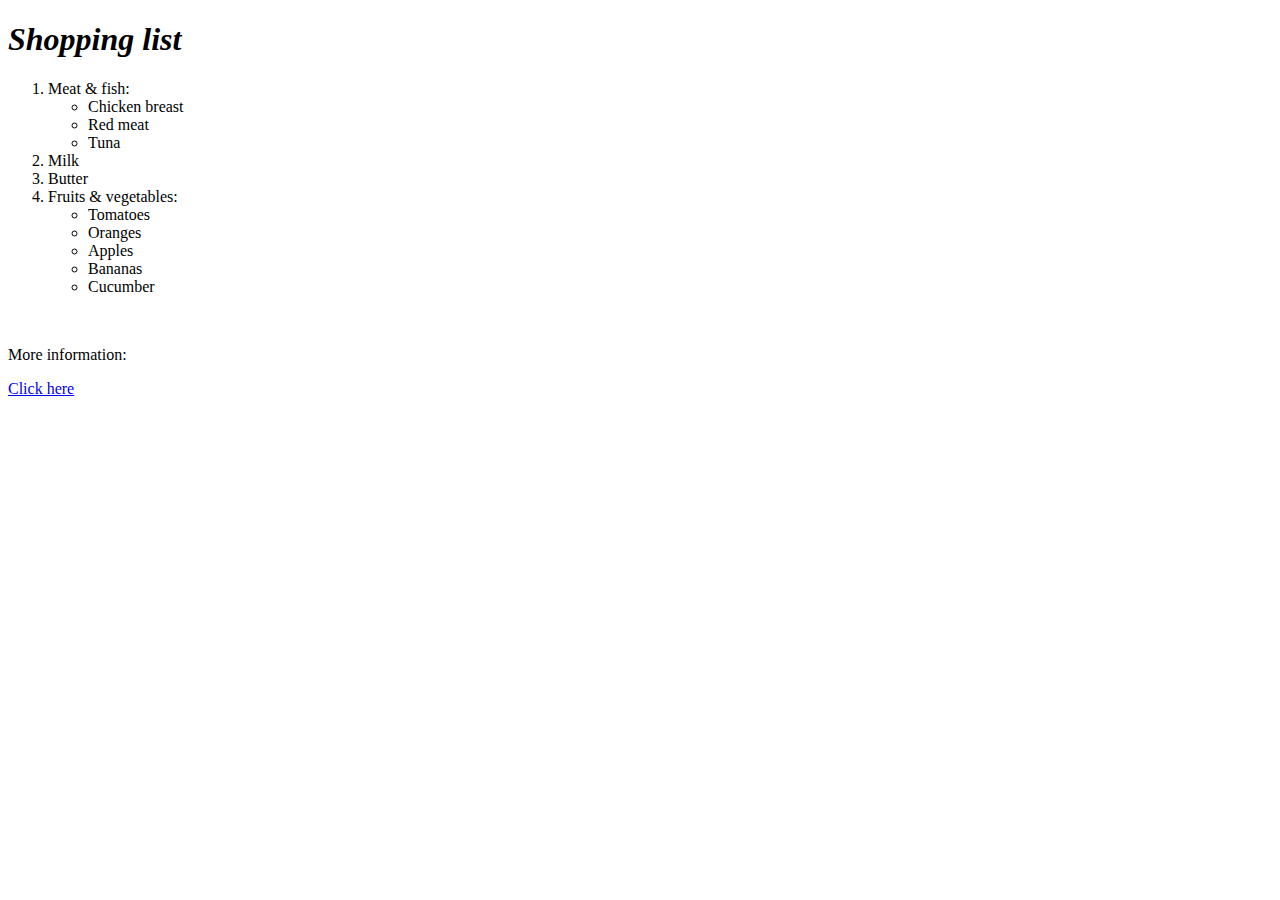
<file: hw01/index.html>
<!DOCTYPE html>
<html lang="en">
<head>
    <meta charset="UTF-8">
    <meta http-equiv="X-UA-Compatible" content="IE=edge">
    <meta name="viewport" content="width=device-width, initial-scale=1.0">
    <title>homework 01</title>
</head>
<body>
    <h1>
        <em>Shopping list</em>
    </h1>
    <ol>
        <li>Meat &amp fish:
            <ul>
                <li>Chicken breast</li>
                <li>Red meat</li>
                <li>Tuna</li>
            </ul>
        </li>
        <li>Milk</li>
        <li>Butter</li>
        <li>Fruits &amp vegetables:
            <ul>
                <li>Tomatoes</li>
                <li>Oranges</li>
                <li>Apples</li>
                <li>Bananas</li>
                <li>Cucumber</li>
            </ul>
        </li>
    </ol>
    <br>
    <p>More information:</p>
    <a href="./more.html">Click here</a>
</body>
</html>
</file>
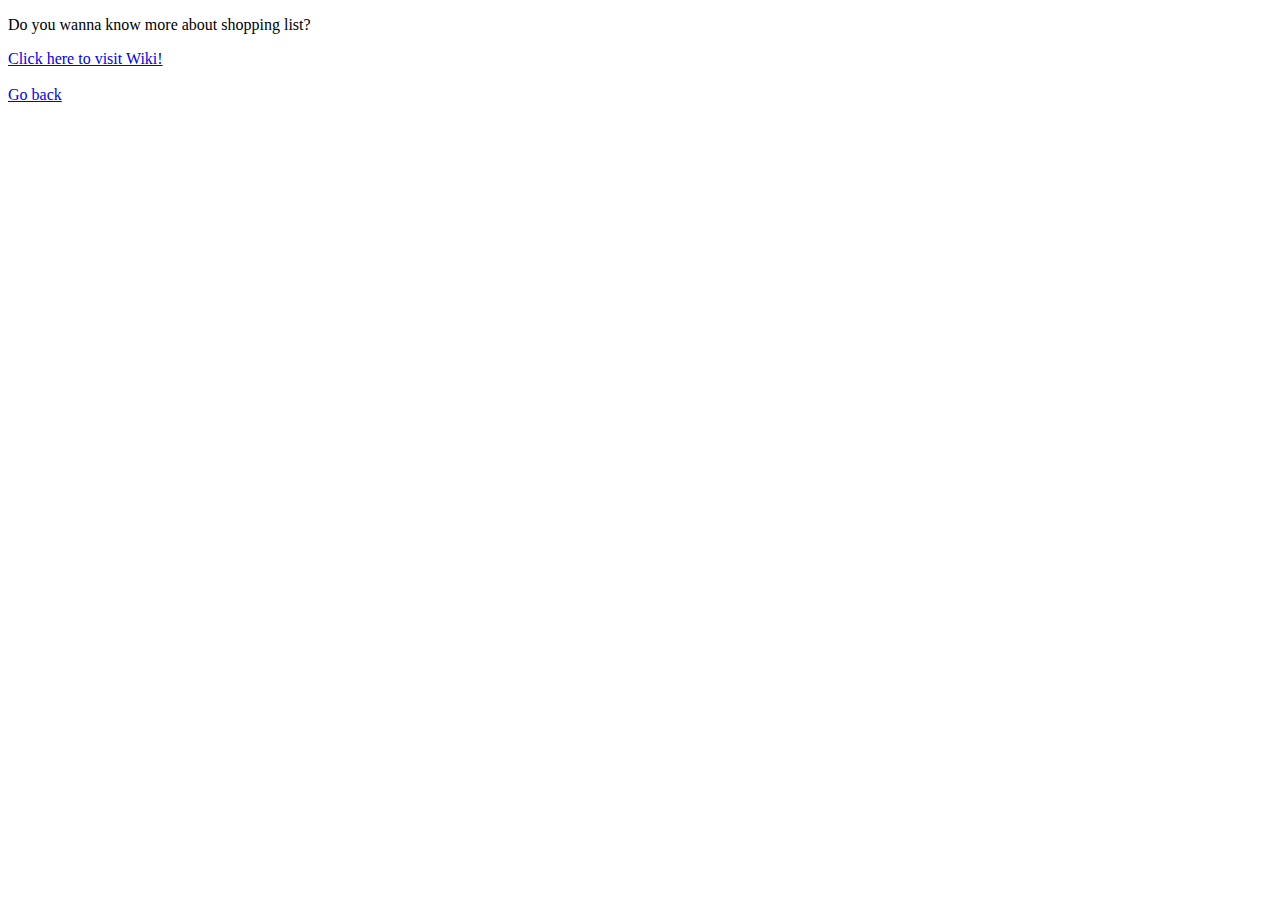
<file: hw01/more.html>
<!DOCTYPE html>
<html lang="en">
<head>
    <meta charset="UTF-8">
    <meta http-equiv="X-UA-Compatible" content="IE=edge">
    <meta name="viewport" content="width=device-width, initial-scale=1.0">
    <title>Document</title>
</head>
<body>
    <p>Do you wanna know more about shopping list?</p>
    <a href="https://en.wikipedia.org/wiki/Shopping_list" target="_blank" rel="noopener noreferrer">Click here to visit Wiki!</a>
    <br>
    <br>
    <a href="./firsthw01.html">Go back</a>
</body>
</html>
</file>
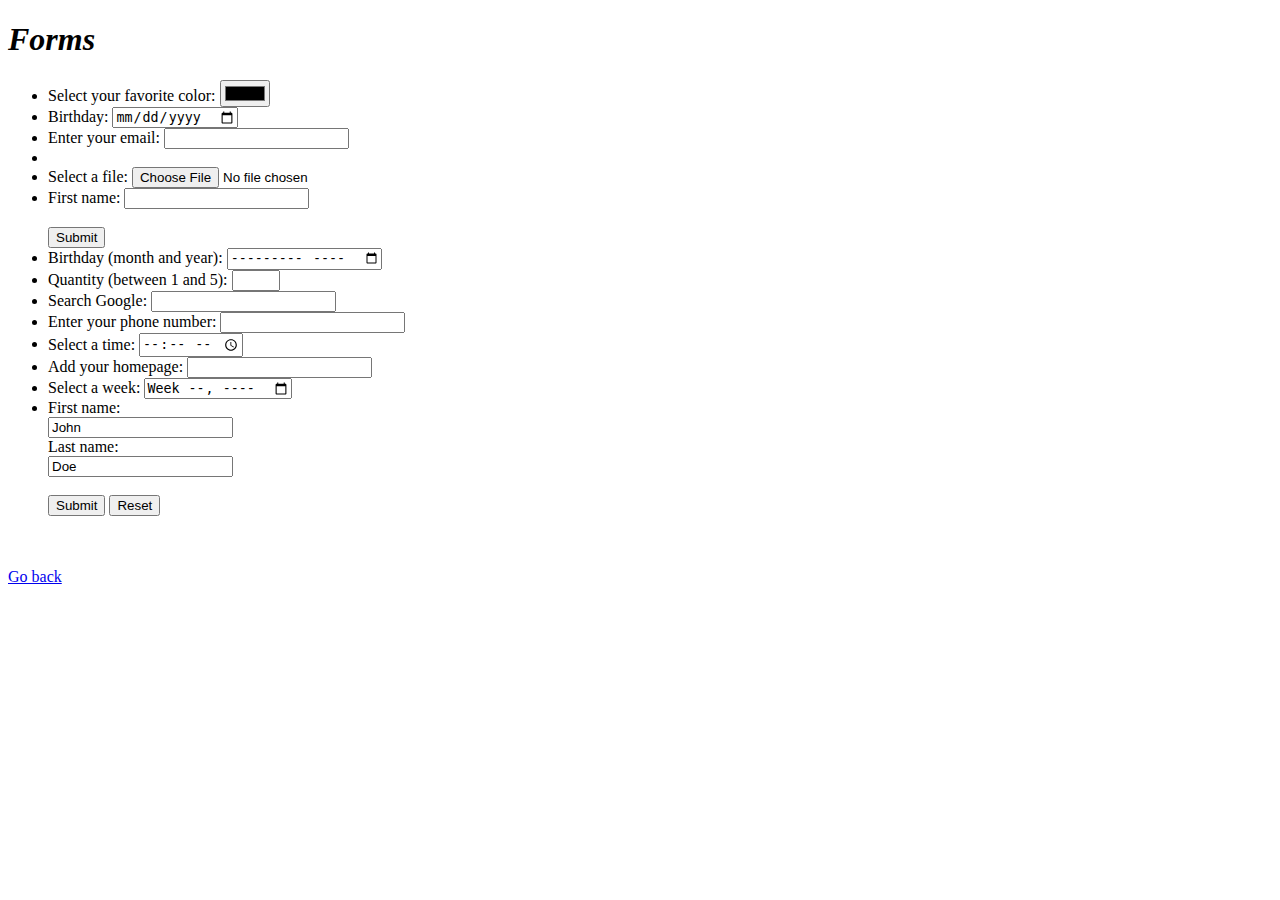
<file: hw02/forms.html>
<!DOCTYPE html>
<html lang="en">
<head>
    <meta charset="UTF-8">
    <meta http-equiv="X-UA-Compatible" content="IE=edge">
    <meta name="viewport" content="width=device-width, initial-scale=1.0">
    <title>Forms</title>
</head>
<body>
    <h1>
        <em>Forms</em>
    </h1>
    <ul>
        <li>
            <form>
                <label for="favcolor">Select your favorite color:</label>
                <input type="color" id="favcolor" name="favcolor">
            </form>
        </li>
        <li>
            <form>
                <label for="birthday">Birthday:</label>
                <input type="date" id="birthday" name="birthday">
            </form>
        </li>
        <li>
            <form>
                <label for="email">Enter your email:</label>
                <input type="email" id="email" name="email">
            </form>
        </li>
        <li>
            <!-- <form>
                <input type="image" src="img_submit.gif" alt="Submit" width="48" height="48">
            </form> -->
        </li>
        <li>
            <form>
                <label for="myfile">Select a file:</label>
                <input type="file" id="myfile" name="myfile">
            </form>
        </li>
        <li>
            <form>
                <label for="fname">First name:</label>
                <input type="text" id="fname" name="fname"><br><br>
                <input type="hidden" id="custId" name="custId" value="3487">
                <input type="submit" value="Submit">
            </form>
        </li>
        <li>
            <form>
                <label for="bdaymonth">Birthday (month and year):</label>
                <input type="month" id="bdaymonth" name="bdaymonth">
            </form>
        </li>
        <li>
            <form>
                <label for="quantity">Quantity (between 1 and 5):</label>
                <input type="number" id="quantity" name="quantity" min="1" max="5">
            </form>
        </li>
        <li>
            <form>
                <label for="gsearch">Search Google:</label>
                <input type="search" id="gsearch" name="gsearch">
            </form>
        </li>
        <li>
            <form>
                <label for="phone">Enter your phone number:</label>
                <input type="tel" id="phone" name="phone" pattern="[0-9]{3}-[0-9]{2}-[0-9]{3}">
            </form>
        </li>
        <li>
            <form>
                <label for="appt">Select a time:</label>
                <input type="time" id="appt" name="appt">
            </form>
        </li>
        <li>
            <form>
                <label for="homepage">Add your homepage:</label>
                <input type="url" id="homepage" name="homepage">
            </form>
        </li>
        <li>
            <form>
                <label for="week">Select a week:</label>
                <input type="week" id="week" name="week">
            </form>
        </li>
        <li>
            <form action="/action_page.php">
                <label for="fname">First name:</label><br>
                <input type="text" id="fname" name="fname" value="John"><br>
                <label for="lname">Last name:</label><br>
                <input type="text" id="lname" name="lname" value="Doe"><br><br>
                <input type="submit" value="Submit">
                <input type="reset" value="Reset">
            </form>
        </li>
    </ul>
    
    <br>
    <br>
    <a href="./hw02.html">Go back</a>
</body>
</html>
</file>
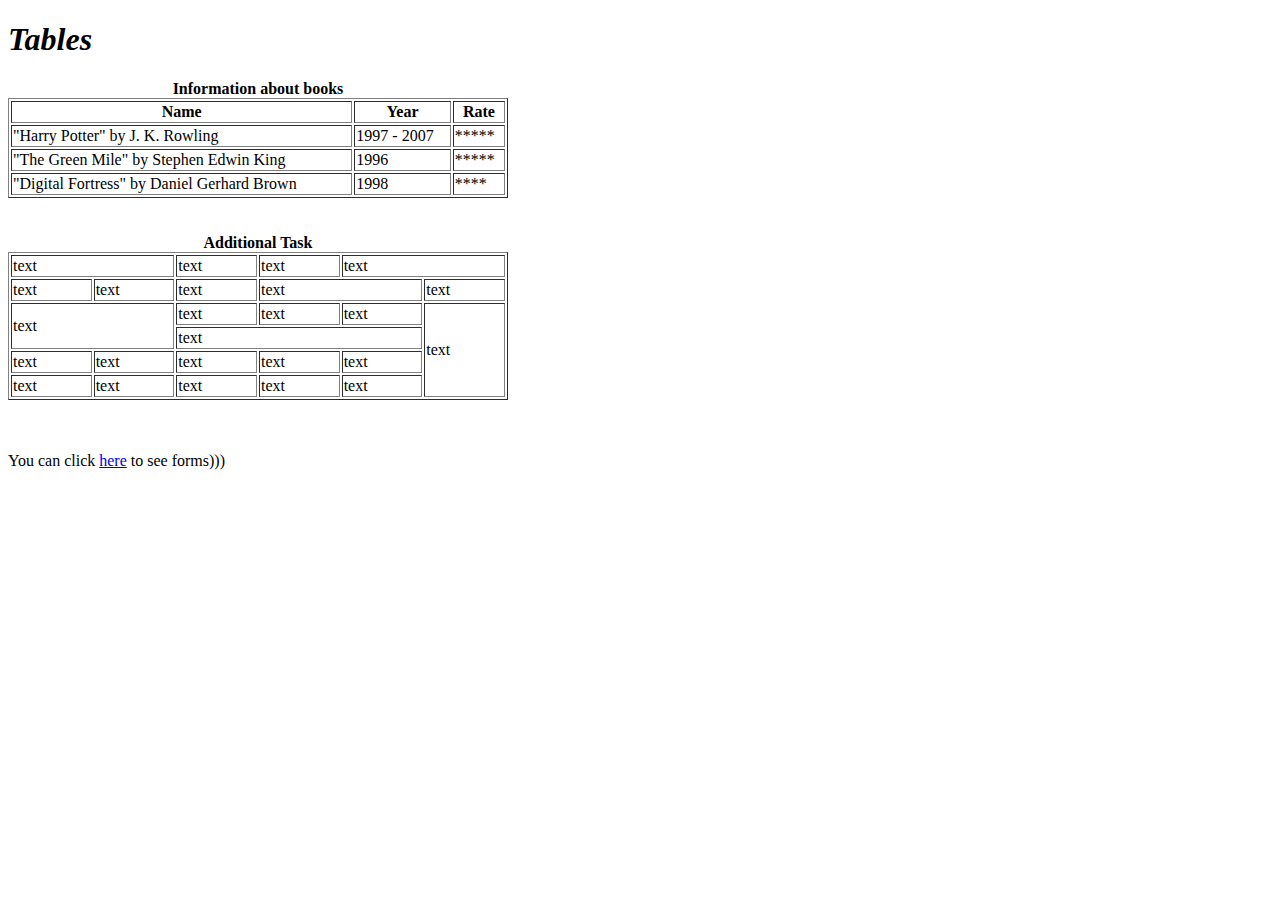
<file: hw02/hw02.html>
<!DOCTYPE html>
<html lang="en">
<head>
    <meta charset="UTF-8">
    <meta http-equiv="X-UA-Compatible" content="IE=edge">
    <meta name="viewport" content="width=device-width, initial-scale=1.0">
    <title>homework 02</title>
</head>
<body>
    <h1> 
        <em>Tables</em>
    </h1>
    <table border="1px" width="500">
        <caption>
            <strong>Information about books</strong>
        </caption>
            <thead>
                <tr>
                    <th>Name</th>
                    <th>Year</th>
                    <th>Rate</th>
                </tr>
            </thead>
            <tbody>
                <tr>
                    <td>"Harry Potter" by J. K. Rowling</td>
                    <td>1997 - 2007</td>
                    <td>*****</td>
                </tr>
                <tr>
                    <td>"The Green Mile" by Stephen Edwin King</td>
                    <td>1996</td>
                    <td>*****</td>
                </tr>
                <tr>
                    <td>"Digital Fortress" by Daniel Gerhard Brown</td>
                    <td>1998</td>
                    <td>****</td>
                </tr>
            </tbody>
    </table>
    <br>
    <br>
    <table border="1px" width="500">
        <caption>
            <strong>Additional Task</strong>
        </caption>
            <tbody>
                <tr>
                    <td colspan="2">text</td>
                    <td>text</td>
                    <td>text</td>
                    <td colspan="2">text</td>
                </tr>
                <tr>
                    <td>text</td>
                    <td>text</td>
                    <td>text</td>
                    <td colspan="2">text</td>
                    <td>text</td>
                </tr>
                <tr>
                    <td colspan="2" rowspan="2">text</td>
                    <td>text</td>
                    <td >text</td>
                    <td>text</td>
                    <td rowspan="4">text</td>
                </tr>
                <tr>
                    <td colspan="3">text</td>
                </tr>
                <tr>
                    <td>text</td>
                    <td>text</td>
                    <td>text</td>
                    <td>text</td>
                    <td>text</td>
                </tr>
                <tr>
                    <td>text</td>
                    <td>text</td>
                    <td>text</td>
                    <td>text</td>
                    <td>text</td>
                </tr>
            </tbody>
    </table>
    <br>
    <br>
    <p>You can click 
        <a href="./forms.html" target="_blank" rel="noopener noreferrer">here</a>
        to see forms)))
    </p>
</body>
</html>
</file>
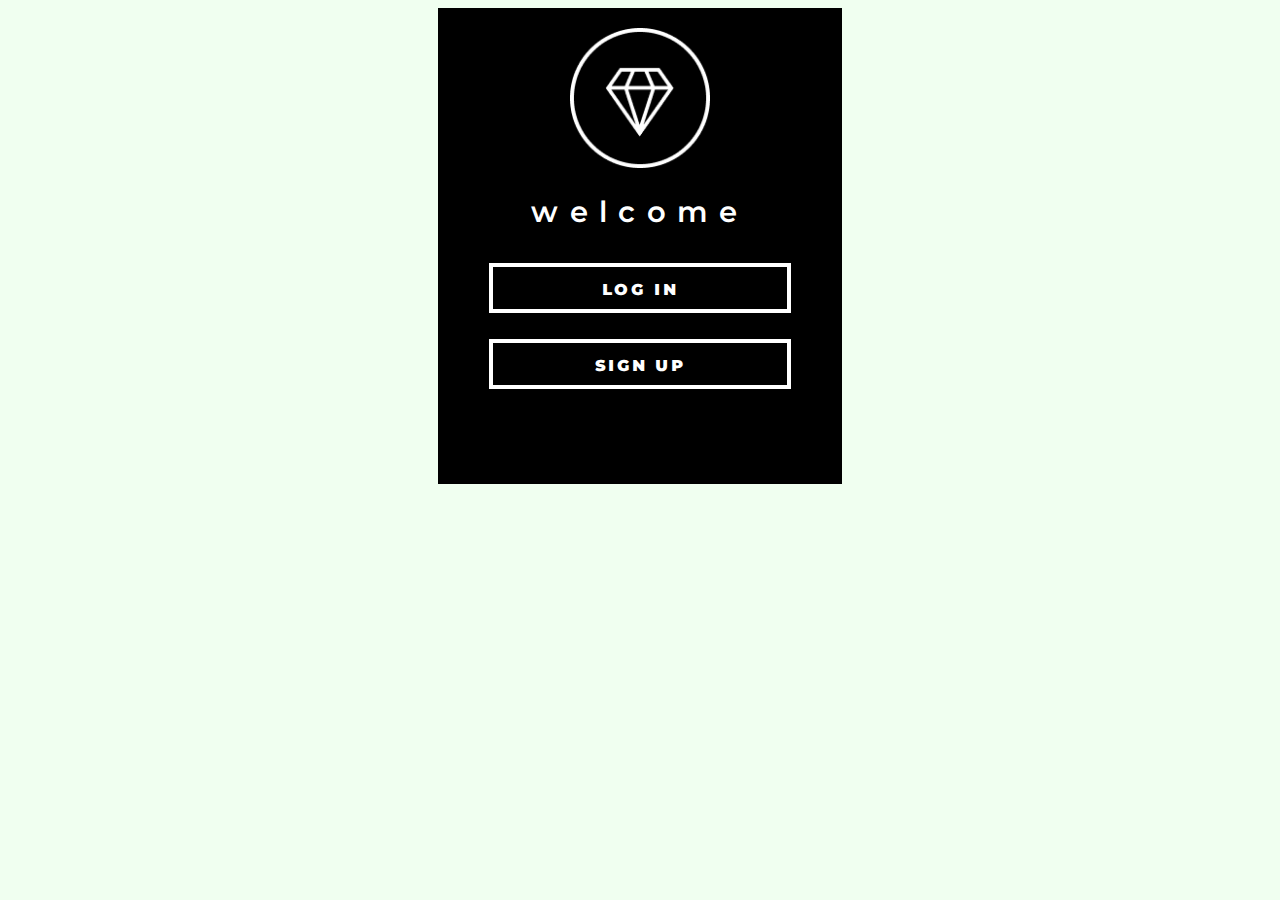
<file: hw03/authorization/authorization.html>
<!DOCTYPE html>
<html lang="en">
<head>
    <meta charset="UTF-8">
    <meta http-equiv="X-UA-Compatible" content="IE=edge">
    <meta name="viewport" content="width=device-width, initial-scale=1.0">
    <title>Authorization</title>
    <link href="https://fonts.googleapis.com/css?family=Montserrat:100,200,300,regular,500,600,700,800,900,100italic,200italic,300italic,italic,500italic,600italic,700italic,800italic,900italic" rel="stylesheet" />
    <link rel="stylesheet" href="./style.css">
</head>
<body>
    <form>
        <img src="./logo.png" alt="Logo" width="140" height="140">
        <h1>welcome</h1>
        <div class="button-container">
            <button type="button">Log In</button>
            <button type="button">Sign Up</button>
        </div>
        
    </form>
</body>
</html>
</file>
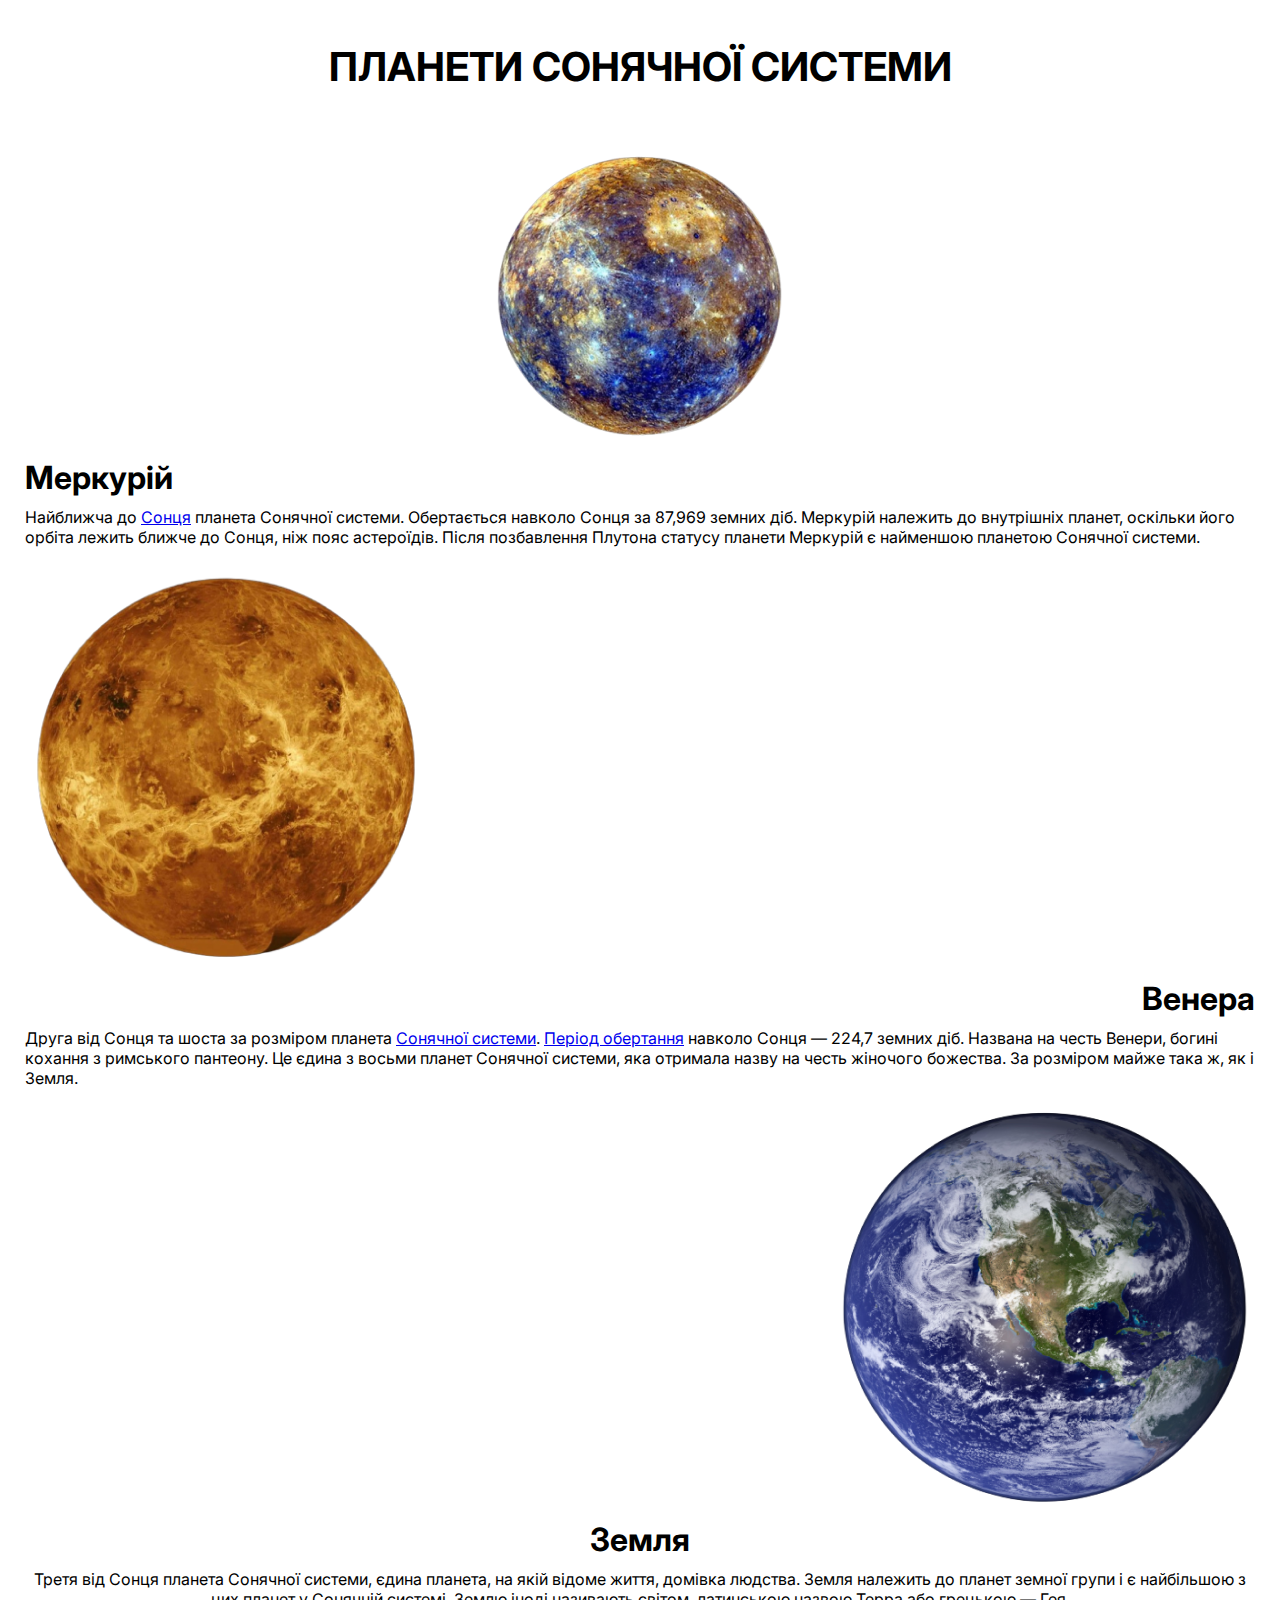
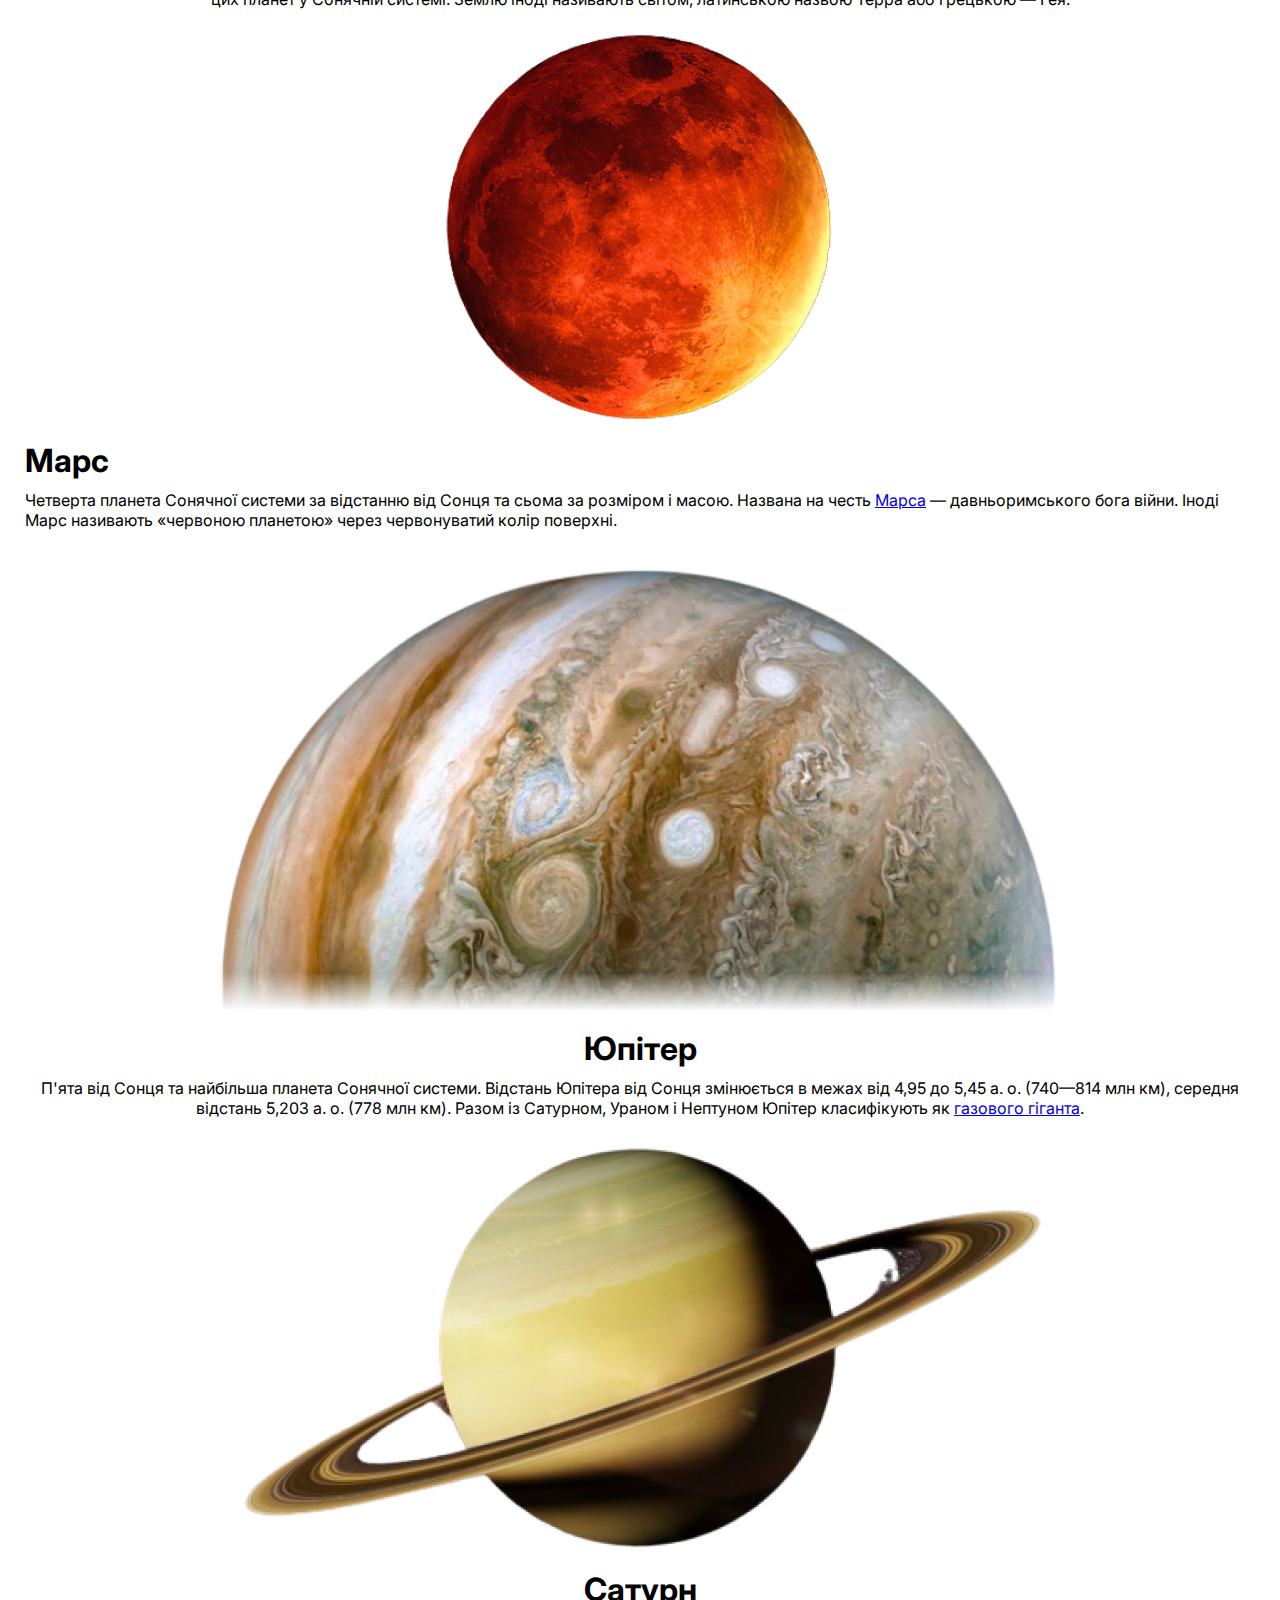
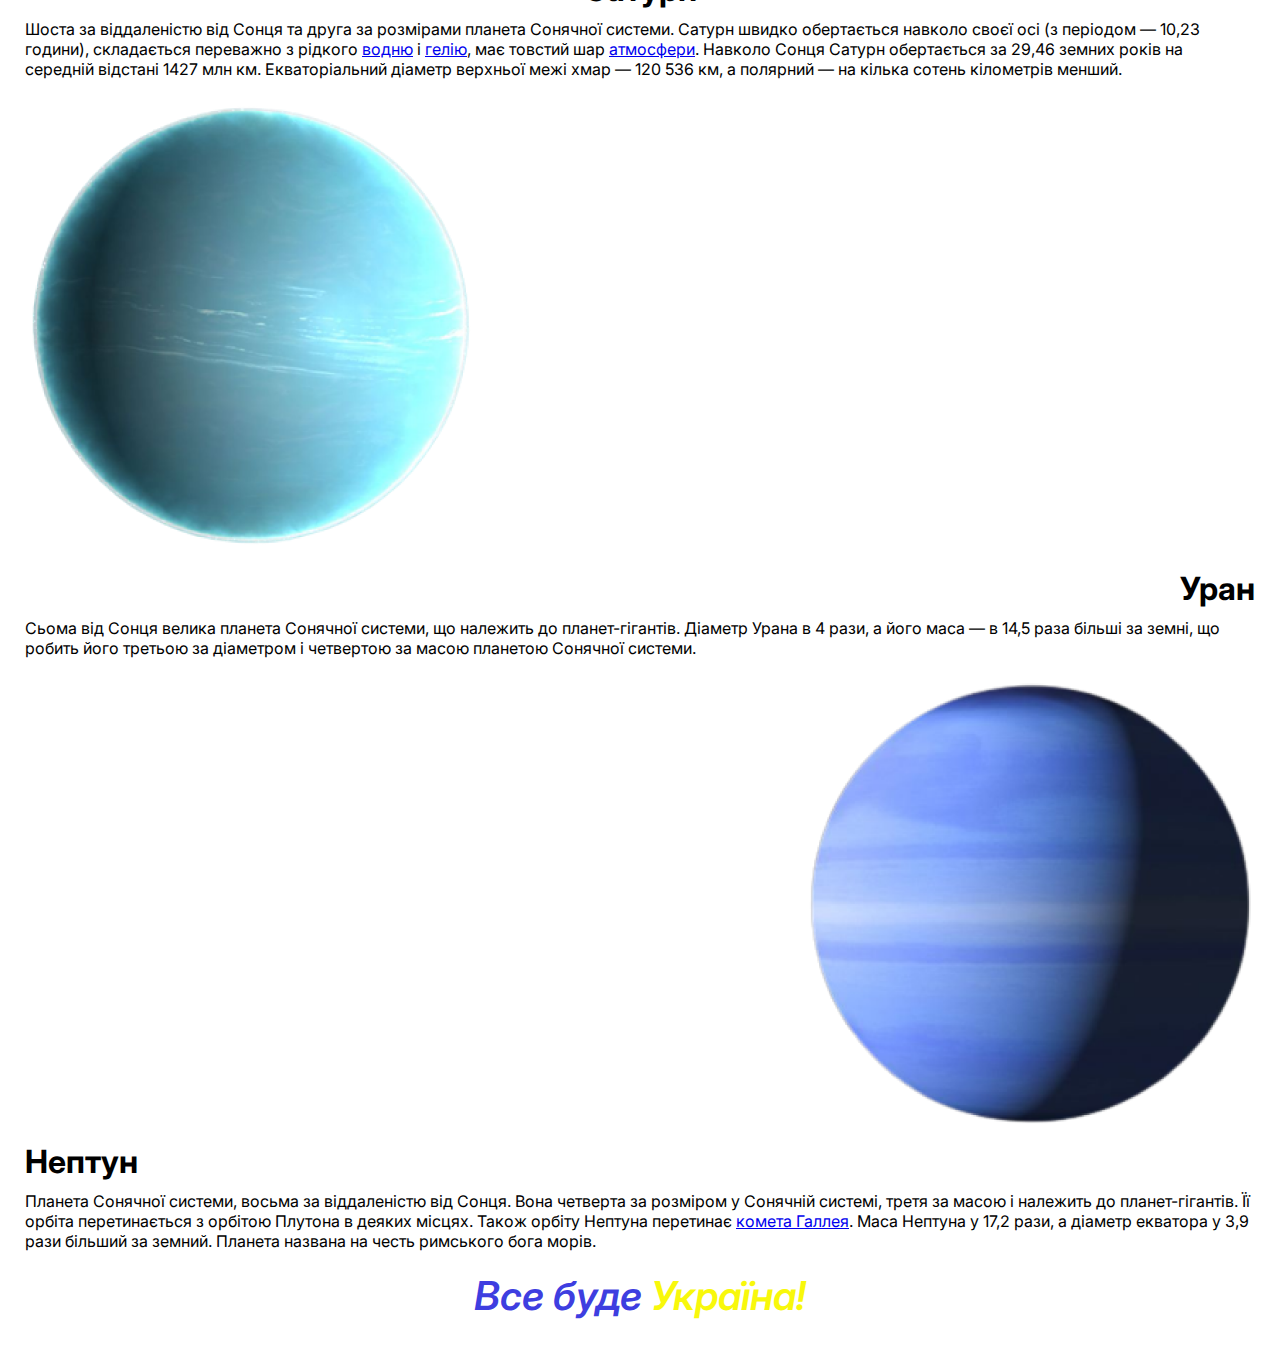
<file: hw03/planets/planets.html>
<!DOCTYPE html>
<html lang="uk">
<head>
    <meta charset="UTF-8">
    <meta http-equiv="X-UA-Compatible" content="IE=edge">
    <meta name="viewport" content="width=device-width, initial-scale=1.0">
    <title>Planets</title>
    <link rel="preconnect" href="https://fonts.googleapis.com">
    <link rel="preconnect" href="https://fonts.gstatic.com" crossorigin>
    <link
        href="https://fonts.googleapis.com/css2?family=Inter:ital,opsz,wght@0,14..32,100..900;1,14..32,100..900&display=swap"
        rel="stylesheet">
    <link rel="stylesheet" href="./style.css">
</head>
<body>
    <header>
        <h1>ПЛАНЕТИ СОНЯЧНОЇ СИСТЕМИ</h1>
    </header>
    <main>
        <article class="align-center">
            <img src="./images/Mercury.png" alt="Меркурій" width="300" />
            <h2 class="align-left">Меркурій</h2>
            <p class="align-left">Найближча до <a href="https://uk.wikipedia.org/wiki/%D0%A1%D0%BE%D0%BD%D1%86%D0%B5" target="_blank">Сонця</a> планета Сонячної системи. Обертається навколо Сонця за 87,969 земних діб. Меркурій належить до
            внутрішніх планет, оскільки його орбіта лежить ближче до Сонця, ніж пояс астероїдів. Після позбавлення Плутона статусу
            планети Меркурій є найменшою планетою Сонячної системи.</p>
        </article>
        <article>
            <img src="./images/Venus.png" alt="Венера" width="400" />
            <h2 class="align-right">Венера</h2>
            <p>Друга від Сонця та шоста за розміром планета <a href="https://uk.wikipedia.org/wiki/%D0%A1%D0%BE%D0%BD%D1%8F%D1%87%D0%BD%D0%B0_%D1%81%D0%B8%D1%81%D1%82%D0%B5%D0%BC%D0%B0" target="_blank">Сонячної системи</a>. <a href="https://uk.wikipedia.org/wiki/%D0%9F%D0%B5%D1%80%D1%96%D0%BE%D0%B4_%D0%BE%D0%B1%D0%B5%D1%80%D1%82%D0%B0%D0%BD%D0%BD%D1%8F" target="_blank">Період обертання</a> навколо Сонця — 224,7 земних діб.
            Названа на честь Венери, богині кохання з римського пантеону. Це єдина з восьми планет Сонячної системи, яка отримала
            назву на честь жіночого божества. За розміром майже така ж, як і Земля.</p>
        </article>
        <article class="align-right">
            <img src="./images/Earth.png" alt="Земля" width="420" />
            <h2 class="align-center">Земля</h2>
            <p class="align-center">Третя від Сонця планета Сонячної системи, єдина планета, на якій відоме життя, домівка людства. Земля належить до планет
            земної групи і є найбільшою з цих планет у Сонячній системі. Землю іноді називають світом, латинською назвою Терра або
            грецькою — Гея.</p>
        </article>
        <article class="align-center">
            <img src="./images/Mars.png" alt="Марс" width="400" />
            <h2 class="align-left">Марс</h2>
            <p class="align-left">Четверта планета Сонячної системи за відстанню від Сонця та сьома за розміром і масою. Названа на честь <a href="https://uk.wikipedia.org/wiki/%D0%9C%D0%B0%D1%80%D1%81_(%D0%BC%D1%96%D1%84%D0%BE%D0%BB%D0%BE%D0%B3%D1%96%D1%8F)" target="_blank">Марса</a> —
            давньоримського бога війни. Іноді Марс називають «червоною планетою» через червонуватий колір поверхні.</p>
        </article>
        <article class="align-center">
            <img src="./images/Jupiter.png" alt="Юпітер" width="866" />
            <h2>Юпітер</h2>
            <p>П'ята від Сонця та найбільша планета Сонячної системи. Відстань Юпітера від Сонця змінюється в межах від 4,95 до 5,45 а.
            о. (740—814 млн км), середня відстань 5,203 а. о. (778 млн км). Разом із Сатурном, Ураном і Нептуном Юпітер класифікують
            як <a href="https://uk.wikipedia.org/wiki/%D0%93%D0%B0%D0%B7%D0%BE%D0%B2%D1%96_%D0%B3%D1%96%D0%B3%D0%B0%D0%BD%D1%82%D0%B8"
            target="_blank">газового гіганта</a>.</p>
        </article>
        <article class="align-center">
            <img src="./images/Saturn.png" alt="Сатурн" width="811" />
            <h2>Сатурн</h2>
            <p class="align-left">Шоста за віддаленістю від Сонця та друга за розмірами планета Сонячної системи. Сатурн швидко обертається навколо своєї
            осі (з періодом — 10,23 години), складається переважно з рідкого <a href="https://uk.wikipedia.org/wiki/%D0%92%D0%BE%D0%B4%D0%B5%D0%BD%D1%8C"
            target="_blank">водню</a> і <a href="https://uk.wikipedia.org/wiki/%D0%93%D0%B5%D0%BB%D1%96%D0%B9"
            target="_blank">гелію</a>, має товстий шар <a href="https://uk.wikipedia.org/wiki/%D0%90%D1%82%D0%BC%D0%BE%D1%81%D1%84%D0%B5%D1%80%D0%B0_%D0%BF%D0%BB%D0%B0%D0%BD%D0%B5%D1%82%D0%B8"
            target="_blank">атмосфери</a>. Навколо Сонця
            Сатурн обертається за 29,46 земних років на середній відстані 1427 млн км. Екваторіальний діаметр верхньої межі хмар —
            120 536 км, а полярний — на кілька сотень кілометрів менший.</p>
        </article>
        <article>
            <img src="./images/Uranus.png" alt="Уран" width="450" />
            <h2 class="align-right">Уран</h2>
            <p>Сьома від Сонця велика планета Сонячної системи, що належить до планет-гігантів. Діаметр Урана в 4 рази, а його маса — в
            14,5 раза більші за земні, що робить його третьою за діаметром і четвертою за масою планетою Сонячної системи.</p>
        </article>
        <article class="align-right">
            <img src="./images/Neptune.png" alt="Нептун" width="454" />
            <h2 class="align-left">Нептун</h2>
            <p class="align-left">Планета Сонячної системи, восьма за віддаленістю від Сонця. Вона четверта за розміром у Сонячній системі, третя за масою
            і належить до планет-гігантів. Її орбіта перетинається з орбітою Плутона в деяких місцях. Також орбіту Нептуна перетинає
            <a href="https://uk.wikipedia.org/wiki/%D0%9A%D0%BE%D0%BC%D0%B5%D1%82%D0%B0_%D0%93%D0%B0%D0%BB%D0%BB%D0%B5%D1%8F" target="_blank">комета Галлея</a>. Маса Нептуна у 17,2 рази, а діаметр екватора у 3,9 рази більший за земний. Планета названа на честь
            римського бога морів.</p>
        </article>
    </main>
    <footer class="align-center">
        <p><span class="footer-blue-text">Все буде </span><span class="footer-yellow-text">Україна!</span></p>
    </footer>
</body>
</html>
</file>
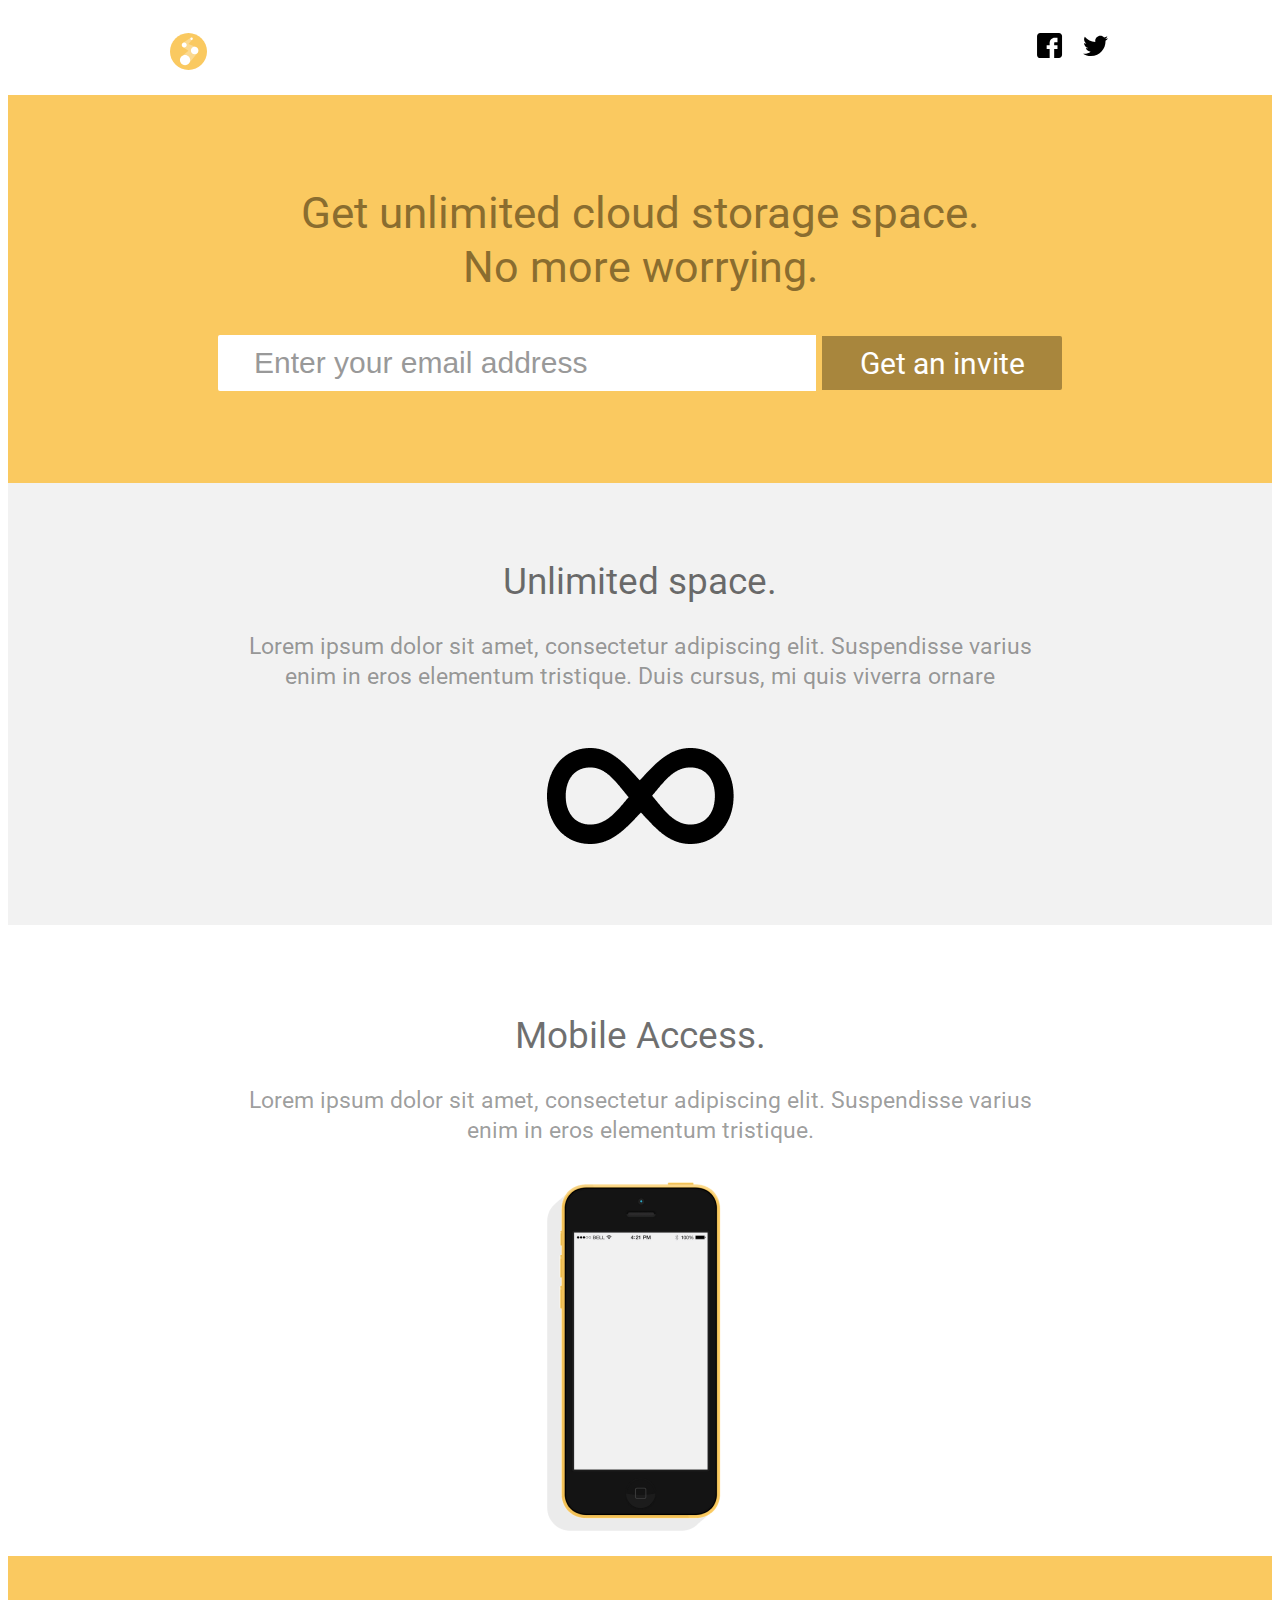
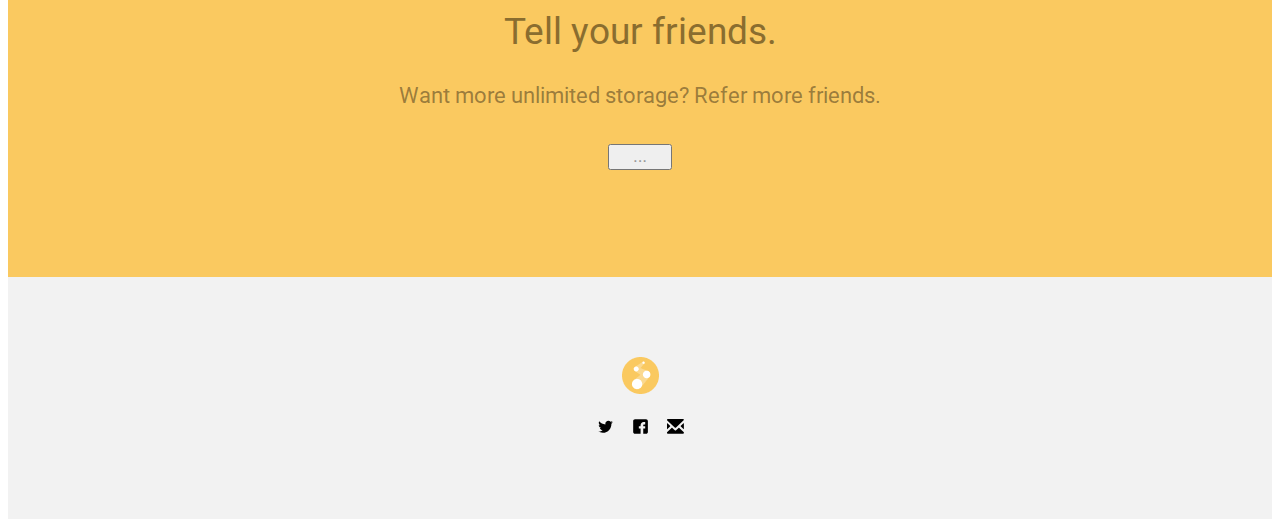
<file: hw03/storage/storage.html>
<!DOCTYPE html>
<html lang="en">
<head>
    <meta charset="UTF-8">
    <meta http-equiv="X-UA-Compatible" content="IE=edge">
    <meta name="viewport" content="width=device-width, initial-scale=1.0">
    <title>Cloud storage</title>
    <link href="https://fonts.googleapis.com/css?family=Roboto:100,100italic,300,300italic,regular,italic,500,500italic,700,700italic,900,900italic" rel="stylesheet" />
    <link rel="stylesheet" href="./styles.css">
</head>

<body>

    <header class="header">
        <div class="container header-container">
            <a href="#" class="logo link">
                <img src="./images/logo.svg" alt="logo" />
            </a>
            <ul class="header-list list">
                <li class="header-list-item">
                    <a href="#" class="link">
                        <svg class="header-icon" width="29" height="25">
                            <use href="./images/symbol-defs.svg#icon-facebook"></use>
                        </svg>
                    </a>
                </li>
                <li>
                    <a href="#" class="link">
                        <svg class="header-icon" width="29" height="25">
                            <use href="./images/symbol-defs.svg#icon-twitter"></use>
                        </svg>
                    </a>
                </li>
            </ul>
        </div>  
    </header>

    <main>

        <section class="hero">
            <h1 class="main-text">
                Get unlimited cloud storage space.
            </h1>
            <p class="hero-text">No more worrying.</p>
            <form class="email-form">
                <input class="email-input" type="email" name="email" placeholder="Enter your email address" required>
                <button type="submit" class="button-input">Get an invite</button>
            </form>
        </section>

        <section class="infinity">
            <h2 class="infinity-title">
                Unlimited space.
            </h2>
            <p class="infinity-text">
                Lorem ipsum dolor sit amet, consectetur adipiscing elit. Suspendisse varius enim in eros elementum tristique. Duis
                cursus, mi quis viverra ornare
            </p>
            <img src="./images/infinity.png" alt="Infinity" class="infinity-image"/>
        </section>

        <section class="mobile">
            <h2 class="mobile-title">
                Mobile Access.  
            </h2>
            <p class="mobile-text">
                Lorem ipsum dolor sit amet, consectetur adipiscing elit. Suspendisse varius enim in eros elementum tristique.
            </p>
            <img src="./images/mobile.png" alt="Mobile phone" class="mobile-image">
        </section>

        <section class="invitation">
            <h2 class="invitation-title">
                Tell your friends.
            </h2>
            <p class="invitation-text">
                Want more unlimited storage? Refer more friends.
            </p>
            <button type="button" class="invitation-button">...</button>
        </section>
    </main>

    <footer class="footer">
        <div class="footer-container">
            <a href="#" class="logo footer-logo link">
                <img src="./images/logo.png" alt="logo" width="37" height="37" />
            </a>
            <ul class="list footer-list">
                <li class="footer-list-item">
                    <a href="#">
                        <svg class="footer-icon" width="17" height="17">
                            <use href="./images/symbol-defs.svg#icon-twitter"></use>
                        </svg>
                    </a>
                </li>
                <li class="footer-list-item">
                    <a href="#">
                        <svg class="footer-icon" width="17" height="17">
                            <use href="./images/symbol-defs.svg#icon-facebook"></use>
                        </svg>
                    </a>
                </li>
                <li class="footer-list-item">
                    <a href="#">
                        <svg class="footer-icon" width="17" height="17">
                            <use href="./images/symbol-defs.svg#icon-email"></use>
                        </svg>
                    </a>
                </li>
            </ul>
        </div>
        
    </footer>
</body>
</html>
</file>
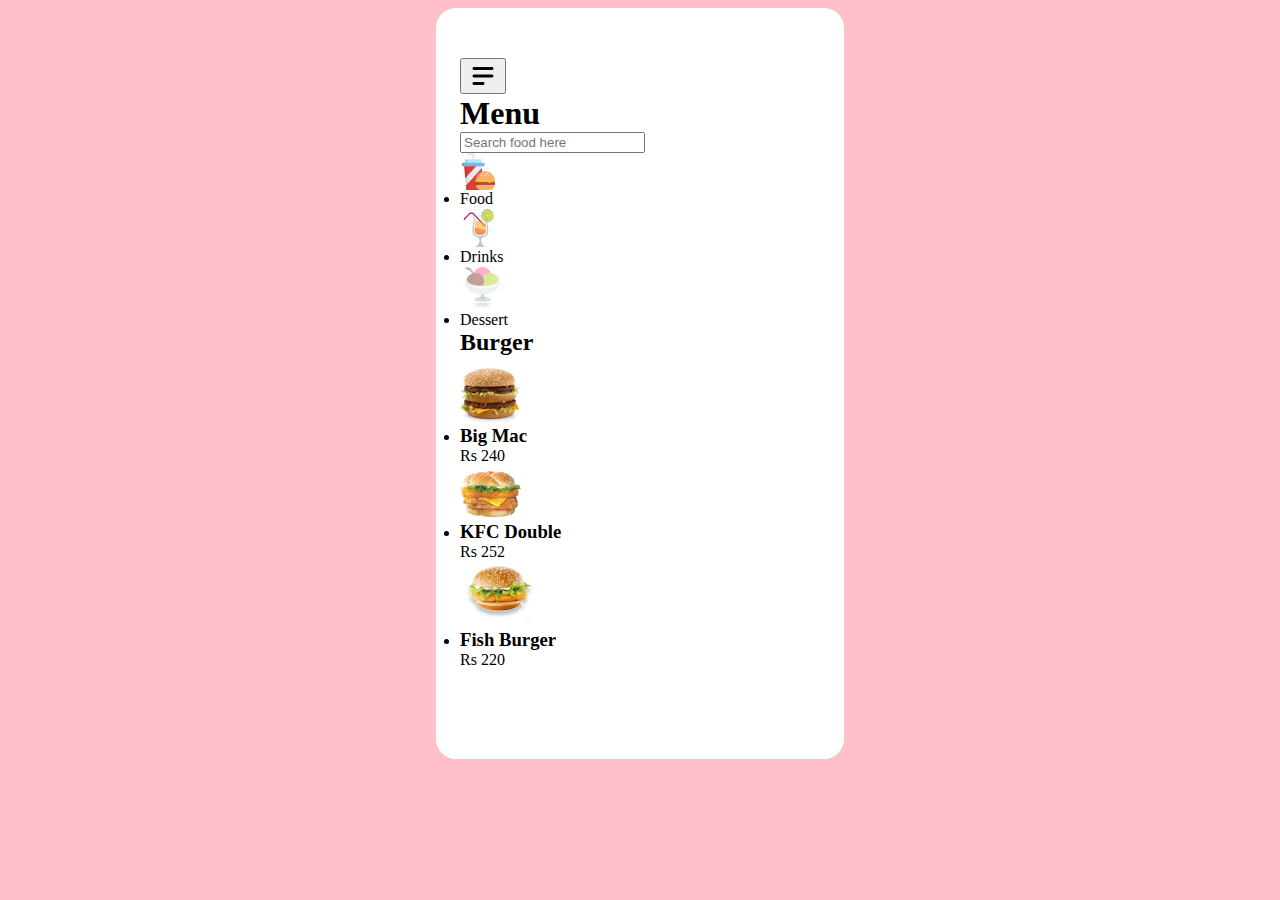
<file: hw04/menu/menu.html>
<!DOCTYPE html>
<html lang="en">
<head>
    <meta charset="UTF-8">
    <meta http-equiv="X-UA-Compatible" content="IE=edge">
    <meta name="viewport" content="width=device-width, initial-scale=1.0">
    <title>Food Menu</title>
    <link rel="preconnect" href="https://fonts.googleapis.com">
    <link rel="preconnect" href="https://fonts.gstatic.com" crossorigin>
    <link
        href="https://fonts.googleapis.com/css2?family=Inter:ital,opsz,wght@0,14..32,100..900;1,14..32,100..900&display=swap"
        rel="stylesheet">
    <link rel="stylesheet" href="./styles.css">
</head>
<body>
    <main>
        <button>
            <img src="./img/menu.svg">
        </button>
        <h1>Menu</h1>
        <form action="">
            <input type="text" placeholder="Search food here">
        </form>
        <ul>
            <li>
                <div>
                    <img src="./img/food.png" alt="Food">
                    <p>Food</p>
                </div>
            </li>
            <li>
                <div>
                    <img src="./img/drinks.png" alt="Drinks">
                    <p>Drinks</p>
                </div>
            </li>
            <li>
                <div>
                    <img src="./img/desserts.png" alt="Dessert">
                    <p>Dessert</p>
                </div>
            </li>
        </ul>
        <h2>Burger</h2>
        <ul>
            <li>
                <img src="./img/mac.png" alt="Big Mac">
                <h3>Big Mac</h3>
                <p>Rs 240</p>
            </li>
            <li>
                <img src="./img/double.png" alt="KFC Double">
                <h3>KFC Double</h3>
                <p>Rs 252</p>
            </li>
            <li>
                <img src="./img/fish.png" alt="Fish Burger">
                <h3>Fish Burger</h3>
                <p>Rs 220</p>
            </li>
        </ul>
    </main>
</body>
</html>
</file>
<file: hw03/authorization/style.css>
body {
  font-family: "Montserrat", sans-serif;
  background: #f0fff0;
}
h1 {
  margin: 0;
  font-weight: 600;
  font-size: 29px;
  letter-spacing: 0.39em;
  text-align: center;
  color: #fff;
  margin-top: 26px;
  margin-bottom: 34px;
}
form {
  padding-top: 20px;
  padding-bottom: 95px;
  width: 404px;
  background: black;
  margin: 0 auto;
}
img {
  display: block;
  max-width: 100%;
  height: auto;
  margin: 0 auto;
}
button {
  font-family: inherit;
  font-weight: 800;
  font-size: 19px;
  letter-spacing: 0.12em;
  font-variant: all-small-caps;
  text-align: center;
  color: #fff;
  border: 4px solid #fff;
  width: 302px;
  height: 50px;
  background: transparent;
  cursor: pointer;
}
.button-container {
  display: flex;
  flex-direction: column;
  gap: 26px;
  align-items: center;
}
</file>
<file: hw03/planets/style.css>
p,
h1,
h2,
h3,
h4,
h5,
h6 {
  margin: 0;
}

ul,
ol {
  margin: 0;
  padding-left: 0;
}

img {
  /* display: block; */
  max-width: 100%;
  height: auto;
  margin-bottom: 8px;
}

body {
  font-family: "Inter", sans-serif;
  font-weight: 400;
  color: #000;
  margin: 42px 25px;
}

h1 {
  text-align: center;
  font-size: 40px;
  margin-bottom: 55px;
}

h2 {
  font-size: 32px;
  margin-bottom: 10px;
}

p {
  margin-bottom: 20px;
}

footer {
  font-size: 40px;
  font-style: italic;
  font-weight: 600;
}

.align-center {
  text-align: center;
}

.align-right {
  text-align: right;
}

.align-left {
  text-align: left;
}

.footer-blue-text {
  color: rgba(9, 9, 216, 0.801);
}

.footer-yellow-text {
  color: rgb(248, 248, 11);
}
</file>
<file: hw03/storage/styles.css>
/*----------------- main-----------------*/
p,
h1,
h2,
h3,
h4,
h5,
h6 {
  margin: 0;
}

ul,
ol {
  margin: 0;
  padding-left: 0;
}

.container {
  width: 940px;
  padding-left: 15px;
  padding-right: 15px;
  margin: 0 auto;
}

img {
  display: block;
  max-width: 100%;
  height: auto;
}

body {
  font-family: "Roboto", sans-serif;
  color: rgba(0, 0, 0, 0.4);
}

.list {
  list-style: none;
}

.link {
  text-decoration: none;
}

/*----------------- header-----------------*/

.header {
  padding-top: 25px;
  padding-bottom: 25px;
}

.header-container {
  display: flex;
  /* align-items: ; */
}

.header-list {
  display: flex;
  margin-left: auto;
}

.header-list-item {
  margin-right: 17px;
}
.header-icon:hover {
  fill: #fac960;
}
/* ---------------------main-------------------------- */
.hero {
  padding-top: 92px;
  padding-bottom: 92px;
  background: #fac960;
  text-align: center;
  margin: 0 auto;
}
.main-text {
  font-weight: 400;
  font-size: 44px;
  line-height: 1.22727;
  text-align: center;
  color: #8a6d2f;
}
.hero-text {
  font-weight: 400;
  font-size: 43px;
  line-height: 1.25581;
  text-align: center;
  color: #8a6d2f;
  margin-bottom: 40px;
}
.email-form {
  display: flex;
  align-items: center;
  justify-content: center;
  gap: 6px;
}
.email-input {
  border-radius: 2px 0 0 2px;
  width: 560px;
  height: 54px;
  background: #fff;
  border: none;
  /* margin-right: 6px; */
  padding-left: 36px;
  font-weight: 400;
  font-size: 30px;
  line-height: 1.8;
  color: #999;
}
.email-input::placeholder {
  font-weight: 400;
  font-size: 30px;
  line-height: 1.8;
  color: #999;
}
.button-input {
  border-radius: 0 2px 2px 0;
  width: 240px;
  height: 54px;
  background: #a8863d;
  border: none;
  font-family: inherit;
  font-weight: 400;
  font-size: 30px;
  line-height: 1.8;
  text-align: center;
  color: #fff;
  cursor: pointer;
}
.infinity {
  padding-top: 81px;
  padding-bottom: 81px;
  background: #f2f2f2;
  text-align: center;
  margin: 0 auto;
}
.infinity-title {
  font-weight: 400;
  font-size: 37px;
  line-height: 0.97297;
  text-align: center;
  color: rgba(0, 0, 0, 0.56);
  margin-bottom: 32px;
}
.infinity-text {
  font-weight: 400;
  font-size: 23px;
  line-height: 1.30435;
  text-align: center;
  color: rgba(0, 0, 0, 0.4);
  margin: 0 auto;
  max-width: 819px;
}
.infinity-image {
  margin: 0 auto;
  margin-top: 56px;
}
.mobile {
  padding-top: 93px;
  padding-bottom: 22px;
}
.mobile-title {
  font-weight: 400;
  font-size: 37px;
  line-height: 0.97297;
  text-align: center;
  color: rgba(0, 0, 0, 0.56);
  margin-bottom: 32px;
}
.mobile-text {
  font-weight: 400;
  font-size: 23px;
  line-height: 1.30435;
  text-align: center;
  color: rgba(0, 0, 0, 0.4);
  margin: 0 auto;
  max-width: 819px;
}
.mobile-image {
  margin: 0 auto;
  margin-top: 32px;
}
.invitation {
  background: #fac960;
  padding-top: 58px;
  padding-bottom: 107px;
  text-align: center;
}
.invitation-title {
  font-weight: 400;
  font-size: 37px;
  line-height: 0.97297;
  text-align: center;
  color: #8a6d2f;
  margin-bottom: 31px;
}
.invitation-text {
  font-weight: 400;
  font-size: 22px;
  line-height: 1.36364;
  text-align: center;
  color: rgba(0, 0, 0, 0.4);
}
.invitation-button {
  font-weight: 400;
  font-size: 17px;
  line-height: 1.29412;
  text-align: center;
  color: #999;
  padding: 0 23px;
  margin-top: 33px;
  cursor: pointer;
}
/* ------------------------------------footer--------------------------- */
.footer {
  background: #f2f2f2;
  padding-top: 80px;
  padding-bottom: 80px;
}
.footer-container {
  display: flex;
  flex-direction: column;
  align-items: center;
}

.footer-list {
  display: flex;
  margin-top: 24px;
}
.footer-list-item {
  margin-right: 18px;
}
.footer-list-item:last-child {
  margin-right: 0;
}
.footer-icon:hover {
  fill: #fac960;
}
</file>
<file: hw04/menu/styles.css>
p,
h1,
h2,
h3,
h4,
h5,
h6 {
  margin: 0;
}

ul,
ol {
  margin: 0;
  padding-left: 0;
}

img {
  display: block;
  max-width: 100%;
  height: auto;
}

body {
    background: pink;
}

main {
    border-radius: 20px;
    width: 360px;
    background: #fff;
    padding-left: 24px;
    padding-right: 24px;
    padding-top: 50px;
    padding-bottom: 90px;
    margin: 0 auto;
}
</file>
